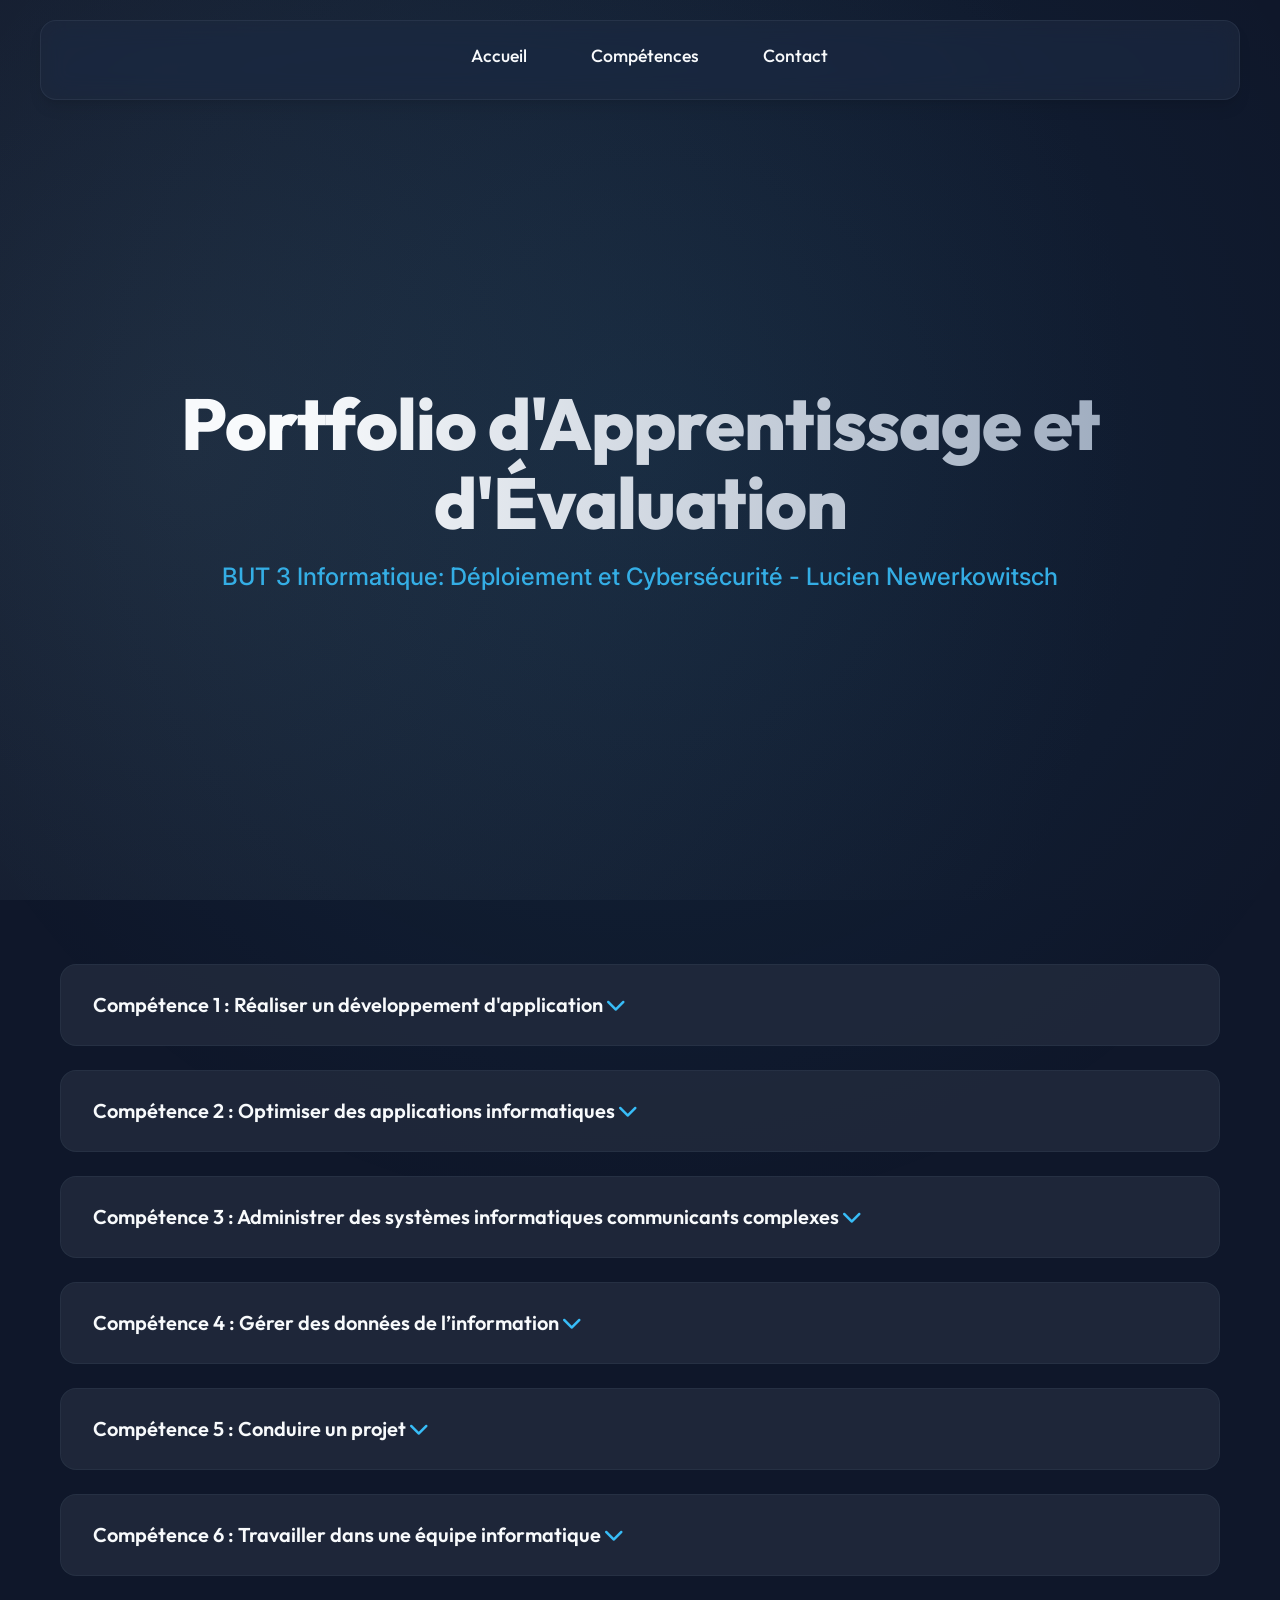
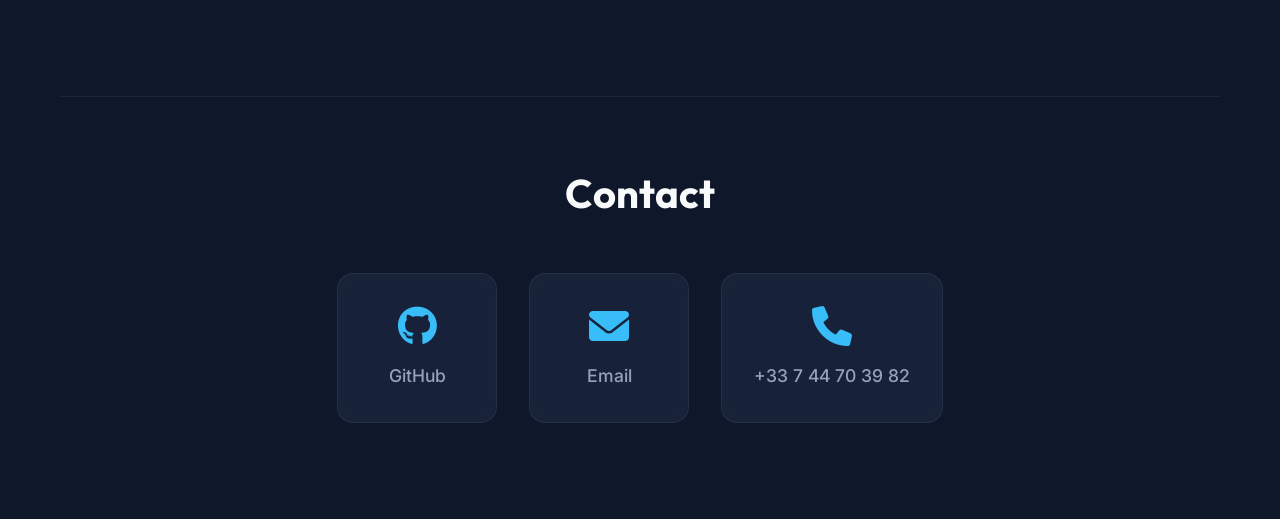
<file: index.html>
<!DOCTYPE html>
<html lang="fr">

<head>
    <meta charset="UTF-8">
    <meta name="viewport" content="width=device-width, initial-scale=1.0">
    <title>Portfolio - Lucien Newerkowitsch</title>
    <link rel="preconnect" href="https://fonts.googleapis.com">
    <link rel="preconnect" href="https://fonts.gstatic.com" crossorigin>
    <link
        href="https://fonts.googleapis.com/css2?family=Inter:wght@300;400;500;600&family=Outfit:wght@400;500;700;800&display=swap"
        rel="stylesheet">
    <link rel="stylesheet" href="styles/main.css">
    <link rel="stylesheet" href="https://cdnjs.cloudflare.com/ajax/libs/font-awesome/6.0.0-beta3/css/all.min.css">
</head>

<body>
    <div class="fixed-background"></div>
    <div class="app-container">
        <!-- Barre de navigation principale -->
        <nav class="main-nav">
            <ul>
                <li><a href="#accueil">Accueil</a></li>
                <li class="dropdown">
                    <a href="#competences">Compétences</a>
                    <ul class="dropdown-menu">
                        <li><a href="#competence1">C1 : Réaliser un développement d'application</a></li>
                        <li><a href="#competence2">C2 : Optimiser des applications</a></li>
                        <li><a href="#competence3">C3 : Administrer des systèmes</a></li>
                        <li><a href="#competence4">C4 : Gérer des données</a></li>
                        <li><a href="#competence5">C5 : Conduire un projet</a></li>
                        <li><a href="#competence6">C6 : Travailler en équipe</a></li>
                    </ul>
                </li>
                <li><a href="#contact">Contact</a></li>
            </ul>
        </nav>

        <!-- Section Accueil -->
        <section id="accueil" class="hero">
            <h1>Portfolio d'Apprentissage et d'Évaluation</h1>
            <h2>BUT 3 Informatique: Déploiement et Cybersécurité - Lucien Newerkowitsch</h2>
        </section>

        <div class="competences-container">
            <!-- Compétence 1 -->
            <section id="competence1" class="competence-accordeon">
                <div class="competence-header" onclick="toggleCompetence('competence1')">
                    <h2>Compétence 1 : Réaliser un développement d'application <i class="fas fa-chevron-down arrow"></i>
                    </h2>
                </div>
                <div class="competence-content">
                    <div class="niveau-gradient">
                        <div class="gradient-scale">
                            <span>0</span><span>Non Acquis</span><span>3</span><span>En
                                Cours</span><span>6</span><span>Acquis</span><span>10</span>
                        </div>
                        <div class="gradient-bar">
                            <div class="gradient-marker" style="left: 30%;">S1</div>
                            <div class="gradient-marker" style="left: 65%;">S2</div>
                            <div class="gradient-marker" style="left: 70%;">S3</div>
                            <div class="gradient-marker" style="left: 75%;">S4</div>
                            <div class="gradient-marker" style="left: 80%;">S5</div>
                        </div>
                    </div>
                    <div class="analyse">
                        <h3>Analyse :</h3>
                        <ul>
                            <li>Ce qui m’a plu dans cette compétence, c’est de pourvoir apprendre de nouveaux
                                langages de programmation mais aussi d’apprendre comment les mettre en actions
                                dans des projets de situation d’apprentissage et d’évaluation (SAE), pour pouvoir
                                mieux les comprendre et les mettre en place. Ce qui m’a plu aussi c’est au semestre
                                5 ou on a eu vraiment des cours très intéressant.
                            </li>
                            <li>Cependant, ce qui m’a déplus dans cette compétence c’est pendant le projet du
                                premier semestre car je me suis retrouvé dans un groupe où une personne ne
                                travaillait pas beaucoup donc ça m’a un peu déçu de la compétence au début mais
                                par la suite ça a été mieux. Et aussi au semestre 5 la SAE n’a pas été beaucoup garni
                                en termes de travail demandé. </li>
                            <li>La difficulté c’est d’être régulier dans l’apprentissage de la compétence afin de ne pas
                                prendre du retard.</li>
                        </ul>
                    </div>
                    <div class="traces">
                        <h3>Traces :</h3>
                        <ul>
                            <li><a href="assets/documents/Rapport SAE Puissance 4.pdf" target="_blank">SAE 1.01
                                    (Puissance
                                    4)</a>
                            </li>
                            <li><a href="https://github.com/Cypou360/sae201_202" target="_blank">SAE 2.01 (GitHub)</a>
                            </li>
                            <li><a href="https://github.com/scorpenemods/SAE-BUT2-S4/tree/S3-FIN" target="_blank">SAE
                                    3.01
                                    (GitHub)</a></li>
                            <li><a href="https://github.com/scorpenemods/SAE-BUT2-S4" target="_blank">SAE 4.01
                                    (GitHub)</a></li>
                            <li><a href="https://github.com/Valerchk/HoneyPot" target="_blank">SAE 5.01
                                    (GitHub)</a></li>
                        </ul>
                    </div>
                    <div class="preuves">
                        <h3>Preuves :</h3>
                        <div class="captures">
                            <img src="assets/images/Competence_1/S1.png" alt="Capture Compétence 1">
                            <img src="assets/images/Competence_1/S2.png" alt="Capture Compétence 1">
                            <img src="assets/images/Competence_1/S3.png" alt="Capture Compétence 1">
                            <img src="assets/images/Competence_1/S4.png" alt="Capture Compétence 1">
                            <img src="assets/images/Competence_1/S5.png" alt="Capture Compétence 1">
                        </div>
                    </div>
                </div>
            </section>

            <!-- Compétence 2 -->
            <section id="competence2" class="competence-accordeon">
                <div class="competence-header" onclick="toggleCompetence('competence2')">
                    <h2>Compétence 2 : Optimiser des applications informatiques <i
                            class="fas fa-chevron-down arrow"></i>
                    </h2>
                </div>
                <div class="competence-content">
                    <div class="niveau-gradient">
                        <div class="gradient-scale">
                            <span>0</span><span>Non Acquis</span><span>3</span><span>En
                                Cours</span><span>6</span><span>Acquis</span><span>10</span>
                        </div>
                        <div class="gradient-bar">
                            <div class="gradient-marker" style="left: 35%;">S1</div>
                            <div class="gradient-marker" style="left: 65%;">S2</div>
                            <div class="gradient-marker" style="left: 70%;">S3</div>
                            <div class="gradient-marker" style="left: 75%;">S4</div>
                        </div>
                    </div>
                    <div class="analyse">
                        <h3>Analyse :</h3>
                        <ul>
                            <li>Dans cette compétence ce qui m’a plu c’est de pouvoir faire le lien avec la première
                                compétence,
                                mais aussi de pourvoir optimiser et rendre meilleure le code qu’on code afin de le
                                rendre plus optimal,
                                grâce aussi aux mathématiques.
                            </li>
                            <li>Ce qui m’a déplu d’avoir pour cette compétence deux ressources de mathématiques dans la
                                même compétence, car il faut de la rigueur et du temps afin d’assimiler les
                                mathématiques.</li>
                            <li>Les difficultés rencontraient dans cette compétence ont été les mathématiques au début
                                de la ressource mais par la suite ça c’est un peu améliorer.</li>
                        </ul>
                    </div>
                    <div class="traces">
                        <h3>Traces :</h3>
                        <ul>
                            <li><a href="assets/documents/Rapport SAE1.02.pdf" target="_blank">SAE 1.02 (Rapport
                                    PDF)</a>
                            </li>
                            <li><a href="https://github.com/Cypou360/sae201_202" target="_blank">SAE 2.01 (GitHub)</a>
                            </li>
                            <li><a href="https://github.com/scorpenemods/SAE-BUT2-S4/tree/S3-FIN" target="_blank">SAE
                                    3.01
                                    (GitHub)</a></li>
                            <li><a href="https://github.com/scorpenemods/SAE-BUT2-S4" target="_blank">SAE 4.01
                                    (GitHub)</a></li>
                        </ul>
                    </div>
                    <div class="preuves">
                        <h3>Preuves :</h3>
                        <div class="captures">
                            <img src="assets/images/Competence_2/S1.png" alt="Capture Compétence 2">
                            <img src="assets/images/Competence_2/S2.png" alt="Capture Compétence 2">
                            <img src="assets/images/Competence_2/S3.png" alt="Capture Compétence 2">
                            <img src="assets/images/Competence_2/S4.png" alt="Capture Compétence 2">
                        </div>
                    </div>
                </div>
            </section>

            <!-- Compétence 3 -->
            <section id="competence3" class="competence-accordeon">
                <div class="competence-header" onclick="toggleCompetence('competence3')">
                    <h2>Compétence 3 : Administrer des systèmes informatiques communicants complexes <i
                            class="fas fa-chevron-down arrow"></i>
                    </h2>
                </div>
                <div class="competence-content">
                    <div class="niveau-gradient">
                        <div class="gradient-scale">
                            <span>0</span><span>Non Acquis</span><span>3</span><span>En
                                Cours</span><span>6</span><span>Acquis</span><span>10</span>
                        </div>
                        <div class="gradient-bar">
                            <div class="gradient-marker" style="left: 40%;">S1</div>
                            <div class="gradient-marker" style="left: 70%;">S2</div>
                            <div class="gradient-marker" style="left: 80%;">S3</div>
                            <div class="gradient-marker" style="left: 83%;">S4</div>
                            <div class="gradient-marker" style="left: 85%;">S5</div>
                        </div>
                    </div>
                    <div class="analyse">
                        <h3>Analyse :</h3>
                        <ul>
                            <li>Ce qui m’a plu dans cette compétence, c’est le fait que voir comment sont connecter
                                les appareils en réseau, et aussi de d’apprendre un nouveau langage de programmation,
                                qui aussi intéressant que ceux appris jusque-là. J’aime cette compétence car c’est celle
                                qui est la plus intéressante jusque-là.
                            </li>
                            <li>Ce qui m’a déplu dans cette compétence c’est au premier semestre c’est de me retrouver
                                dans un groupe de SAE avec un personne qui n’a pas travailler et une personne qui a un
                                peu travaillé. </li>
                            <li>Ce qui m’a mis en difficulté dans cette compétence, c’était lors du contrôle de la
                                ressource R1.04 car selon moi s’est plus compliqué de faire les devoirs surveillés sur
                                feuille que sur ordinateur. </li>
                        </ul>
                    </div>
                    <div class="traces">
                        <h3>Traces :</h3>
                        <ul>
                            <li><a href="assets/documents/Compte-rendu-SAE-S1.03.pdf" target="_blank">SAE 1.03 (Compte
                                    rendu PDF)</a>
                            </li>
                            <li><a href="https://github.com/Cypou360/sae201_202" target="_blank">SAE 2.01 (GitHub)</a>
                            </li>
                            <li><a href="https://github.com/scorpenemods/SAE-BUT2-S4/tree/S3-FIN" target="_blank">SAE
                                    3.01
                                    (GitHub)</a></li>
                            <li><a href="https://github.com/scorpenemods/SAE-BUT2-S4" target="_blank">SAE 4.01
                                    (GitHub)</a></li>
                            <li><a href="https://github.com/Valerchk/HoneyPot" target="_blank">SAE 5.01
                                    (GitHub)</a></li>
                        </ul>
                    </div>
                    <div class="preuves">
                        <h3>Preuves :</h3>
                        <div class="captures">
                            <img src="assets/images/Competence_3/S1.png" alt="Capture Compétence 3">
                            <img src="assets/images/Competence_3/S2.png" alt="Capture Compétence 3">
                            <img src="assets/images/Competence_3/S3.png" alt="Capture Compétence 3">
                            <img src="assets/images/Competence_3/S4.png" alt="Capture Compétence 3">
                            <img src="assets/images/Competence_3/S5.png" alt="Capture Compétence 3">
                        </div>
                    </div>
                </div>
            </section>

            <!-- Compétence 4 -->
            <section id="competence4" class="competence-accordeon">
                <div class="competence-header" onclick="toggleCompetence('competence4')">
                    <h2>Compétence 4 : Gérer des données de l’information <i class="fas fa-chevron-down arrow"></i>
                    </h2>
                </div>
                <div class="competence-content">
                    <div class="niveau-gradient">
                        <div class="gradient-scale">
                            <span>0</span><span>Non Acquis</span><span>3</span><span>En
                                Cours</span><span>6</span><span>Acquis</span><span>10</span>
                        </div>
                        <div class="gradient-bar">
                            <div class="gradient-marker" style="left: 53%;">S1</div>
                            <div class="gradient-marker" style="left: 65%;">S2</div>
                            <div class="gradient-marker" style="left: 70%;">S3</div>
                            <div class="gradient-marker" style="left: 75%;">S4</div>
                        </div>
                    </div>
                    <div class="analyse">
                        <h3>Analyse :</h3>
                        <ul>
                            <li>Pour cette compétence, ce qui m’a plu ça a été le fait de découvrir un nouveau langage
                                de programmation en manipulant des données et de découvrir l’économie grâce au module
                                R1.09, car ceci est très intéressant en cours mais parce que ça peut nous être utile
                                pour la vie de tous les jours.
                            </li>
                            <li>Ce qui m’a déplu ça été la SAE 2.04, car dans le fait qu’elle soit en continuité avec
                                la SAE 2.05, cette SAE selon moi a été la plus dur de toute les SAE qu’on a eu depuis le
                                début de l’année. </li>
                            <li>La difficulté que j’ai eue pour cette compétence a été au deuxième semestre pour le
                                SAE 2.04 car j’ai eu du mal à mettre en pratique les connaissances apprises lors des
                                ressources R1.05 et R2.06. </li>
                        </ul>
                    </div>
                    <div class="traces">
                        <h3>Traces :</h3>
                        <ul>
                            <li><a href="assets/documents/Rapport SAE104.pdf" target="_blank">SAE 1.04 (Rapport PDF)</a>
                            </li>
                            <li><a href="https://github.com/Cypou360/sae201_202" target="_blank">SAE 2.01 (GitHub)</a>
                            </li>
                            <li><a href="https://github.com/scorpenemods/SAE-BUT2-S4/tree/S3-FIN" target="_blank">SAE
                                    3.01
                                    (GitHub)</a></li>
                            <li><a href="https://github.com/scorpenemods/SAE-BUT2-S4" target="_blank">SAE 4.01
                                    (GitHub)</a></li>
                        </ul>
                    </div>
                    <div class="preuves">
                        <h3>Preuves :</h3>
                        <div class="captures">
                            <img src="assets/images/Competence_4/S1.png" alt="Capture Compétence 4">
                            <img src="assets/images/Competence_4/S2.png" alt="Capture Compétence 4">
                            <img src="assets/images/Competence_4/S3.png" alt="Capture Compétence 4">
                            <img src="assets/images/Competence_4/S4.png" alt="Capture Compétence 4">
                        </div>
                    </div>
                </div>
            </section>

            <!-- Compétence 5 -->
            <section id="competence5" class="competence-accordeon">
                <div class="competence-header" onclick="toggleCompetence('competence5')">
                    <h2>Compétence 5 : Conduire un projet <i class="fas fa-chevron-down arrow"></i>
                    </h2>
                </div>
                <div class="competence-content">
                    <div class="niveau-gradient">
                        <div class="gradient-scale">
                            <span>0</span><span>Non Acquis</span><span>3</span><span>En
                                Cours</span><span>6</span><span>Acquis</span><span>10</span>
                        </div>
                        <div class="gradient-bar">
                            <div class="gradient-marker" style="left: 50%;">S1</div>
                            <div class="gradient-marker" style="left: 70%;">S2</div>
                            <div class="gradient-marker" style="left: 75%;">S3</div>
                            <div class="gradient-marker" style="left: 85%;">S4</div>
                        </div>
                    </div>
                    <div class="analyse">
                        <h3>Analyse :</h3>
                        <ul>
                            <li>Ce qui m’a plu dans cette compétence, c’est d’apprendre du nouveau vocabulaire et de
                                nouvelles connaissance grâce aux ressources R1.08, R1.11, R2.13, ce qui m’a appris de ce
                                qu’on peut faire, avoir le droit ou encore comment bien communiquer dans une entreprise.
                            </li>
                            <li>Ce qui m’a déplu dans cette compétence c’est au premier semestre c’est de me retrouver
                                dans un groupe de SAE avec un personne qui n’a pas travailler et une personne qui a un
                                peu travaillé. </li>
                            <li>Ce qui m’a mis en difficulté dans cette compétence, c’était lors du contrôle de la
                                ressource R1.04 car selon moi s’est plus compliqué de faire les devoirs surveillés sur
                                feuille que sur ordinateur. </li>
                        </ul>
                    </div>
                    <div class="traces">
                        <h3>Traces :</h3>
                        <ul>
                            <li><a href="assets/documents/Proposition d'offre .pdf" target="_blank">SAE 1.05 (Compte
                                    rendu PDF)</a>
                            </li>
                            <li><a href="https://github.com/Cypou360/sae201_202" target="_blank">SAE 2.01 (GitHub)</a>
                            </li>
                            <li><a href="https://github.com/scorpenemods/SAE-BUT2-S4/tree/S3-FIN" target="_blank">SAE
                                    3.01
                                    (GitHub)</a></li>
                            <li><a href="https://github.com/scorpenemods/SAE-BUT2-S4" target="_blank">SAE 4.01
                                    (GitHub)</a></li>
                        </ul>
                    </div>
                    <div class="preuves">
                        <h3>Preuves :</h3>
                        <div class="captures">
                            <img src="assets/images/Competence_3/S1.png" alt="Capture Compétence 3">
                            <img src="assets/images/Competence_3/S2.png" alt="Capture Compétence 3">
                            <img src="assets/images/Competence_3/S3.png" alt="Capture Compétence 3">
                            <img src="assets/images/Competence_3/S4.png" alt="Capture Compétence 3">
                        </div>
                    </div>
                </div>
            </section>

            <!-- Compétence 6 -->
            <section id="competence6" class="competence-accordeon">
                <div class="competence-header" onclick="toggleCompetence('competence6')">
                    <h2>Compétence 6 : Travailler dans une équipe informatique <i class="fas fa-chevron-down arrow"></i>
                    </h2>
                </div>
                <div class="competence-content">
                    <div class="niveau-gradient">
                        <div class="gradient-scale">
                            <span>0</span><span>Non Acquis</span><span>3</span><span>En
                                Cours</span><span>6</span><span>Acquis</span><span>10</span>
                        </div>
                        <div class="gradient-bar">
                            <div class="gradient-marker" style="left: 55%;">S1</div>
                            <div class="gradient-marker" style="left: 80%;">S2</div>
                            <div class="gradient-marker" style="left: 85%;">S3</div>
                            <div class="gradient-marker" style="left: 90%;">S4</div>
                            <div class="gradient-marker" style="left: 93%;">S5</div>
                        </div>
                    </div>
                    <div class="analyse">
                        <h3>Analyse :</h3>
                        <ul>
                            <li>Ce qui m’a plu dans cette compétence ça été le fait d’en apprendre plus sur le monde
                                économique et juridique car je ne connaissais pas beaucoup de vocabulaire ou de
                                possession de connaissance à ce sujet mais maintenant je sais ce qu’il y a à avoir pour
                                se protéger et savoir se défendre dans le monde professionnel.
                            </li>
                            <li>Dans cette compétence, ce qui m’a un peu déplu c’est qu’il n’y avait pas trop de
                                rapport avec l’informatique. </li>
                            <li>La difficulté rencontrée dans cette compétence a été d’être dans un groupe de SAE, où
                                il y avait une personne qui fessait trop son chef.</li>
                        </ul>
                    </div>
                    <div class="traces">
                        <h3>Traces :</h3>
                        <ul>
                            <li><a href="" target="_blank">SAE 1.06 (Compte
                                    rendu PDF)</a>
                            </li>
                            <li><a href="https://github.com/Cypou360/sae201_202" target="_blank">SAE 2.01 (GitHub)</a>
                            </li>
                            <li><a href="https://github.com/scorpenemods/SAE-BUT2-S4/tree/S3-FIN" target="_blank">SAE
                                    3.01
                                    (GitHub)</a></li>
                            <li><a href="https://github.com/scorpenemods/SAE-BUT2-S4" target="_blank">SAE 4.01
                                    (GitHub)</a></li>
                            <li><a href="https://github.com/Valerchk/HoneyPot" target="_blank">SAE 5.01
                                    (GitHub)</a></li>
                        </ul>
                    </div>
                    <div class="preuves">
                        <h3>Preuves :</h3>
                        <div class="captures">
                            <img src="assets/images/Competence_6/S1.png" alt="Capture Compétence 6">
                            <img src="assets/images/Competence_6/S2.png" alt="Capture Compétence 6">
                            <img src="assets/images/Competence_6/S3.png" alt="Capture Compétence 6">
                            <img src="assets/images/Competence_6/S4.png" alt="Capture Compétence 6">
                            <img src="assets/images/Competence_6/S5.png" alt="Capture Compétence 6">
                        </div>
                    </div>
                </div>
            </section>

        </div>

        <!-- Section Contact -->
        <section id="contact" class="contact-section">
            <h2>Contact</h2>
            <div class="contact-grid">
                <a href="https://github.com/Lucknite0710" target="_blank" class="contact-card">
                    <i class="fab fa-github"></i>
                    <span>GitHub</span>
                </a>
                <a href="mailto:lulunewerkowitsch@gmail.com" class="contact-card">
                    <i class="fas fa-envelope"></i>
                    <span>Email</span>
                </a>
                <a href="tel:+33744703982" class="contact-card">
                    <i class="fas fa-phone"></i>
                    <span>+33 7 44 70 39 82</span>
                </a>
            </div>
        </section>

    </div>
    <script src="scripts/main.js"></script>
</body>

</html>
</file>
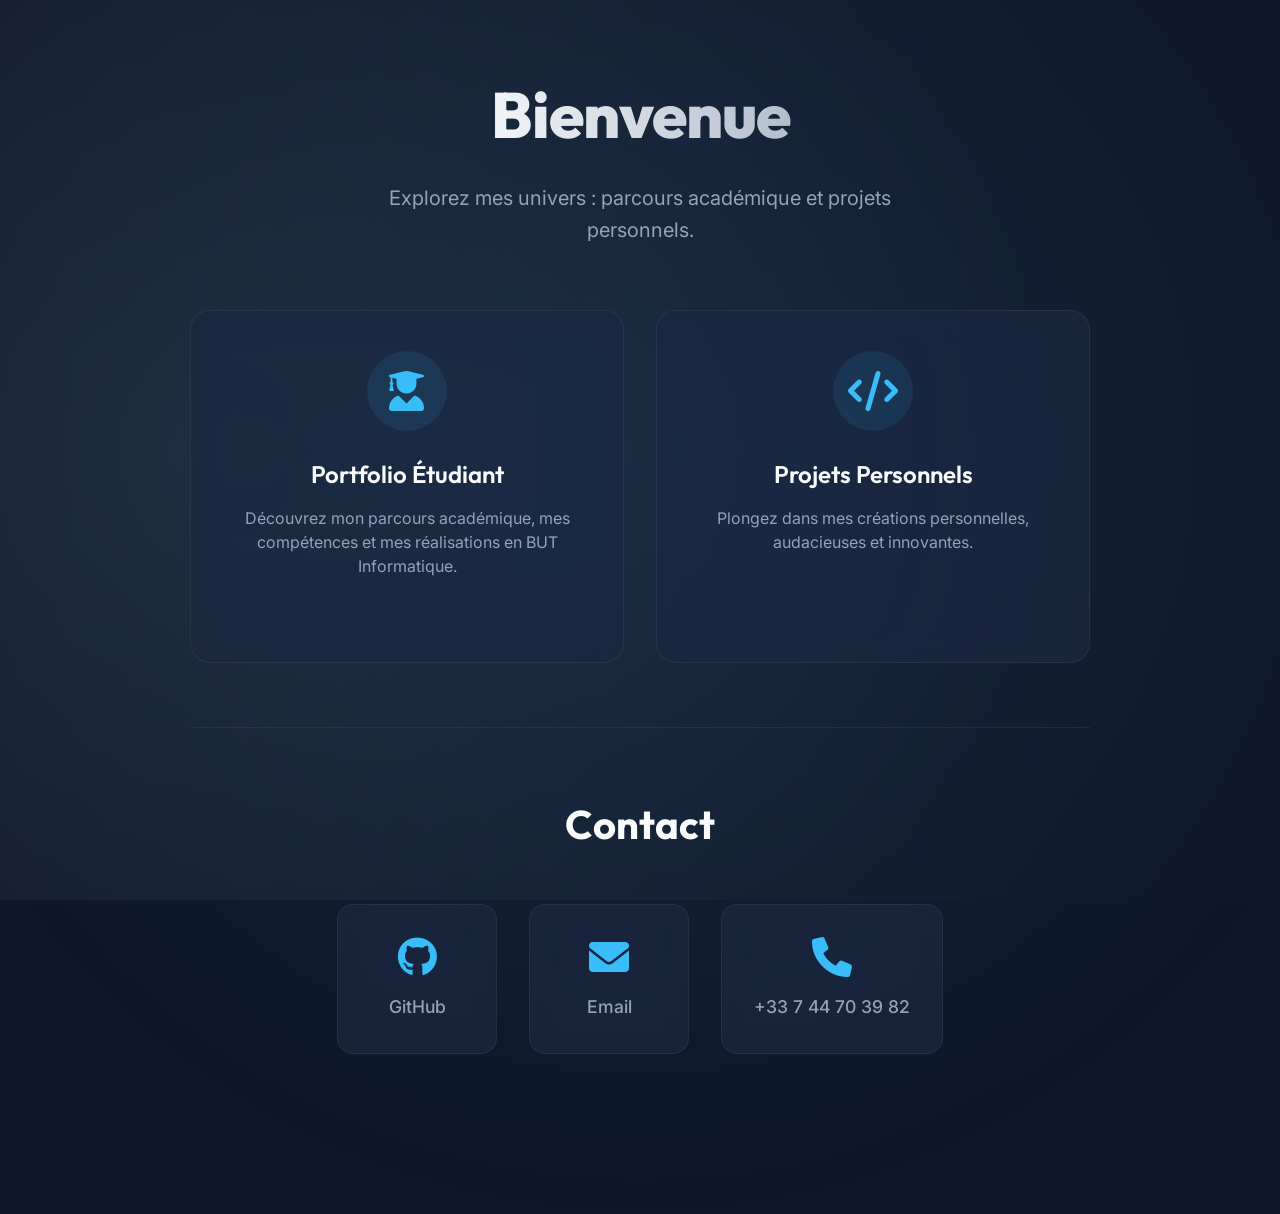
<file: Acceuil/index.html>
<!DOCTYPE html>
<html lang="fr">

<head>
    <meta charset="UTF-8">
    <meta name="viewport" content="width=device-width, initial-scale=1.0">
    <title>Lucien Newerkowitsch - Accueil</title>

    <!-- Fonts -->
    <link rel="preconnect" href="https://fonts.googleapis.com">
    <link rel="preconnect" href="https://fonts.gstatic.com" crossorigin>
    <link
        href="https://fonts.googleapis.com/css2?family=Inter:wght@300;400;500;600&family=Outfit:wght@500;600;700;800&display=swap"
        rel="stylesheet">

    <!-- Icons -->
    <link rel="stylesheet" href="https://cdnjs.cloudflare.com/ajax/libs/font-awesome/6.0.0-beta3/css/all.min.css">

    <!-- CSS -->
    <link rel="stylesheet" href="style.css">
</head>

<body>
    <div class="fixed-background"></div>

    <div class="container">
        <header class="header">
            <h1>Bienvenue</h1>
            <p>Explorez mes univers : parcours académique et projets personnels.</p>
        </header>

        <div class="card-grid">
            <!-- Portfolio Étudiant -->
            <a href="../Etudiant/index.html" class="card">
                <div class="card-icon">
                    <i class="fas fa-user-graduate"></i>
                </div>
                <h2>Portfolio Étudiant</h2>
                <p>Découvrez mon parcours académique, mes compétences et mes réalisations en BUT Informatique.</p>
                <i class="fas fa-arrow-right card-arrow"></i>
            </a>

            <!-- Projets Personnels -->
            <a href="#" class="card" onclick="alert('Bientôt disponible !')">
                <div class="card-icon">
                    <i class="fas fa-code"></i>
                </div>
                <h2>Projets Personnels</h2>
                <p>Plongez dans mes créations personnelles, audacieuses et innovantes.</p>
                <i class="fas fa-arrow-right card-arrow"></i>
            </a>
        </div>

        <!-- Section Contact -->
        <section id="contact" class="contact-section">
            <h2>Contact</h2>
            <div class="contact-grid">
                <a href="https://github.com/Lucknite0710" target="_blank" rel="noopener noreferrer" class="contact-card">
                    <i class="fab fa-github"></i>
                    <span>GitHub</span>
                </a>
                <a href="mailto:lulunewerkowitsch@gmail.com" class="contact-card">
                    <i class="fas fa-envelope"></i>
                    <span>Email</span>
                </a>
                <a href="tel:+33744703982" class="contact-card">
                    <i class="fas fa-phone"></i>
                    <span>+33 7 44 70 39 82</span>
                </a>
            </div>
        </section>
    </div>
</body>

</html>
</file>
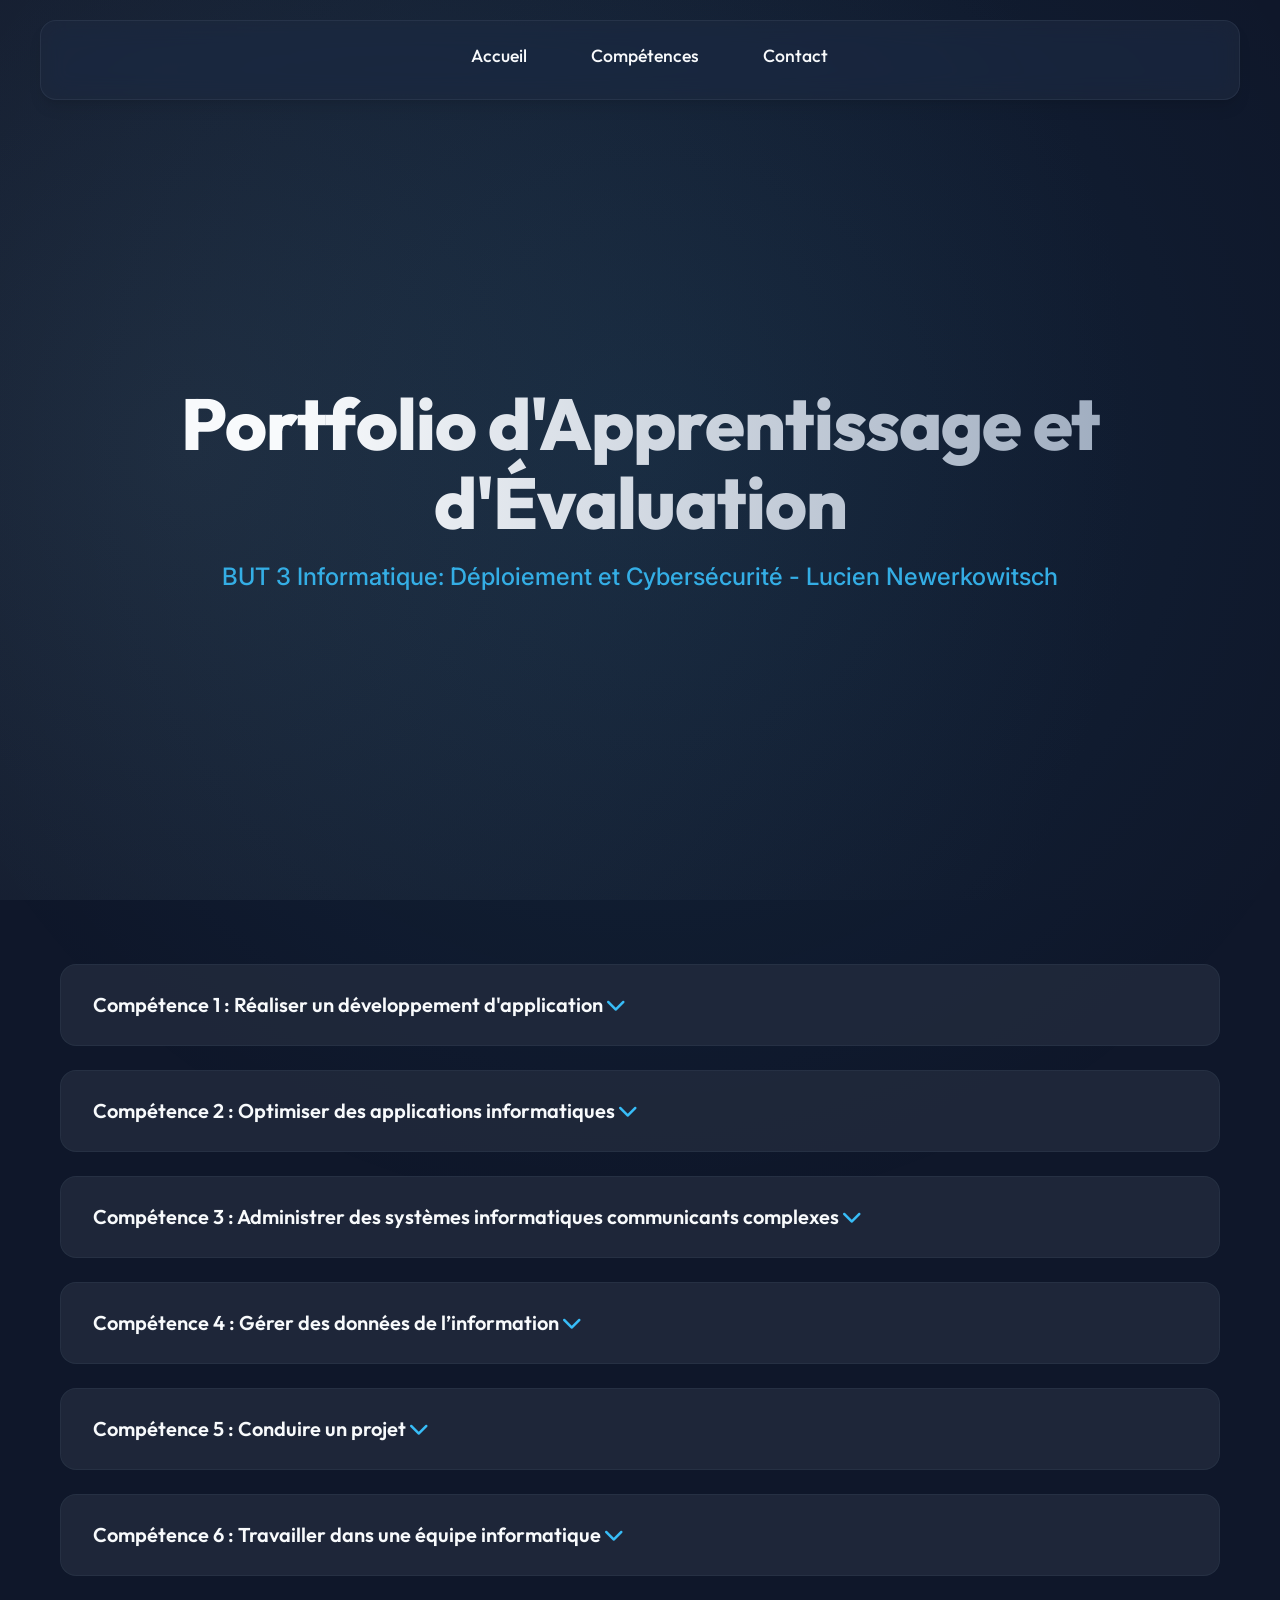
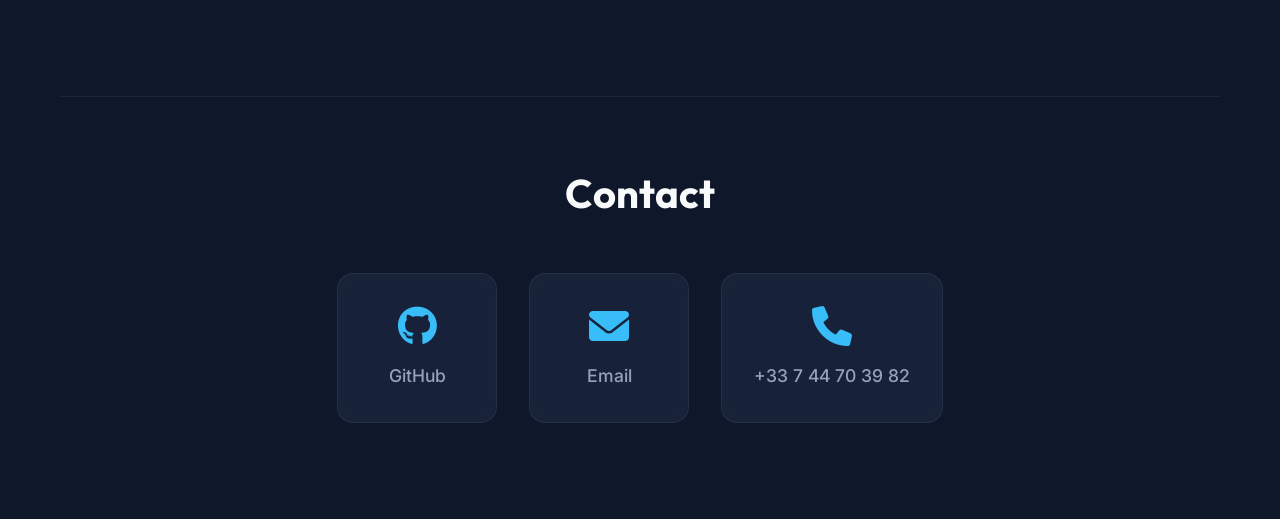
<file: Etudiant/index.html>
<!DOCTYPE html>
<html lang="fr">

<head>
    <meta charset="UTF-8">
    <meta name="viewport" content="width=device-width, initial-scale=1.0">
    <title>Portfolio - Lucien Newerkowitsch</title>
    <link rel="preconnect" href="https://fonts.googleapis.com">
    <link rel="preconnect" href="https://fonts.gstatic.com" crossorigin>
    <link
        href="https://fonts.googleapis.com/css2?family=Inter:wght@300;400;500;600&family=Outfit:wght@400;500;700;800&display=swap"
        rel="stylesheet">
    <link rel="stylesheet" href="styles/main.css">
    <link rel="stylesheet" href="https://cdnjs.cloudflare.com/ajax/libs/font-awesome/6.0.0-beta3/css/all.min.css">
</head>

<body>
    <div class="fixed-background"></div>
    <div class="app-container">
        <!-- Barre de navigation principale -->
        <nav class="main-nav">
            <ul>
                <li><a href="../Acceuil/index.html">Accueil</a></li>
                <li class="dropdown">
                    <a href="#competences">Compétences</a>
                    <ul class="dropdown-menu">
                        <li><a href="#competence1">C1 : Réaliser un développement d'application</a></li>
                        <li><a href="#competence2">C2 : Optimiser des applications</a></li>
                        <li><a href="#competence3">C3 : Administrer des systèmes</a></li>
                        <li><a href="#competence4">C4 : Gérer des données</a></li>
                        <li><a href="#competence5">C5 : Conduire un projet</a></li>
                        <li><a href="#competence6">C6 : Travailler en équipe</a></li>
                    </ul>
                </li>
                <li><a href="#contact">Contact</a></li>
            </ul>
        </nav>

        <!-- Section Accueil -->
        <section id="accueil" class="hero">
            <h1>Portfolio d'Apprentissage et d'Évaluation</h1>
            <h2>BUT 3 Informatique: Déploiement et Cybersécurité - Lucien Newerkowitsch</h2>
        </section>

        <div class="competences-container">
            <!-- Compétence 1 -->
            <section id="competence1" class="competence-accordeon">
                <div class="competence-header" onclick="toggleCompetence('competence1')">
                    <h2>Compétence 1 : Réaliser un développement d'application <i class="fas fa-chevron-down arrow"></i>
                    </h2>
                </div>
                <div class="competence-content">
                    <div class="niveau-gradient">
                        <div class="gradient-scale">
                            <span>0</span><span>Non Acquis</span><span>3</span><span>En
                                Cours</span><span>6</span><span>Acquis</span><span>10</span>
                        </div>
                        <div class="gradient-bar">
                            <div class="gradient-marker" style="left: 30%;">S1</div>
                            <div class="gradient-marker" style="left: 65%;">S2</div>
                            <div class="gradient-marker" style="left: 70%;">S3</div>
                            <div class="gradient-marker" style="left: 75%;">S4</div>
                            <div class="gradient-marker" style="left: 80%;">S5</div>
                        </div>
                    </div>
                    <div class="analyse">
                        <h3>Analyse :</h3>
                        <ul>
                            <li>Ce qui m’a plu dans cette compétence, c’est de pourvoir apprendre de nouveaux
                                langages de programmation mais aussi d’apprendre comment les mettre en actions
                                dans des projets de situation d’apprentissage et d’évaluation (SAE), pour pouvoir
                                mieux les comprendre et les mettre en place. Ce qui m’a plu aussi c’est au semestre
                                5 ou on a eu vraiment des cours très intéressant.
                            </li>
                            <li>Cependant, ce qui m’a déplus dans cette compétence c’est pendant le projet du
                                premier semestre car je me suis retrouvé dans un groupe où une personne ne
                                travaillait pas beaucoup donc ça m’a un peu déçu de la compétence au début mais
                                par la suite ça a été mieux. Et aussi au semestre 5 la SAE n’a pas été beaucoup garni
                                en termes de travail demandé. </li>
                            <li>La difficulté c’est d’être régulier dans l’apprentissage de la compétence afin de ne pas
                                prendre du retard.</li>
                        </ul>
                    </div>
                    <div class="traces">
                        <h3>Traces :</h3>
                        <ul>
                            <li><a href="assets/documents/Rapport SAE Puissance 4.pdf" target="_blank"
                                    rel="noopener noreferrer">SAE 1.01
                                    (Puissance
                                    4)</a>
                            </li>
                            <li><a href="https://github.com/Cypou360/sae201_202" target="_blank"
                                    rel="noopener noreferrer">SAE 2.01 (GitHub)</a>
                            </li>
                            <li><a href="https://github.com/scorpenemods/SAE-BUT2-S4/tree/S3-FIN" target="_blank"
                                    rel="noopener noreferrer">SAE
                                    3.01
                                    (GitHub)</a></li>
                            <li><a href="https://github.com/scorpenemods/SAE-BUT2-S4" target="_blank"
                                    rel="noopener noreferrer">SAE 4.01
                                    (GitHub)</a></li>
                            <li><a href="https://github.com/Valerchk/HoneyPot" target="_blank"
                                    rel="noopener noreferrer">SAE 5.01
                                    (GitHub)</a></li>
                        </ul>
                    </div>
                    <div class="preuves">
                        <h3>Preuves :</h3>
                        <div class="captures">
                            <img src="assets/images/Competence_1/S1.png" alt="Capture Compétence 1">
                            <img src="assets/images/Competence_1/S2.png" alt="Capture Compétence 1">
                            <img src="assets/images/Competence_1/S3.png" alt="Capture Compétence 1">
                            <img src="assets/images/Competence_1/S4.png" alt="Capture Compétence 1">
                            <img src="assets/images/Competence_1/S5.png" alt="Capture Compétence 1">
                        </div>
                    </div>
                </div>
            </section>

            <!-- Compétence 2 -->
            <section id="competence2" class="competence-accordeon">
                <div class="competence-header" onclick="toggleCompetence('competence2')">
                    <h2>Compétence 2 : Optimiser des applications informatiques <i
                            class="fas fa-chevron-down arrow"></i>
                    </h2>
                </div>
                <div class="competence-content">
                    <div class="niveau-gradient">
                        <div class="gradient-scale">
                            <span>0</span><span>Non Acquis</span><span>3</span><span>En
                                Cours</span><span>6</span><span>Acquis</span><span>10</span>
                        </div>
                        <div class="gradient-bar">
                            <div class="gradient-marker" style="left: 35%;">S1</div>
                            <div class="gradient-marker" style="left: 65%;">S2</div>
                            <div class="gradient-marker" style="left: 70%;">S3</div>
                            <div class="gradient-marker" style="left: 75%;">S4</div>
                        </div>
                    </div>
                    <div class="analyse">
                        <h3>Analyse :</h3>
                        <ul>
                            <li>Dans cette compétence ce qui m’a plu c’est de pouvoir faire le lien avec la première
                                compétence,
                                mais aussi de pourvoir optimiser et rendre meilleure le code qu’on code afin de le
                                rendre plus optimal,
                                grâce aussi aux mathématiques.
                            </li>
                            <li>Ce qui m’a déplu d’avoir pour cette compétence deux ressources de mathématiques dans la
                                même compétence, car il faut de la rigueur et du temps afin d’assimiler les
                                mathématiques.</li>
                            <li>Les difficultés rencontraient dans cette compétence ont été les mathématiques au début
                                de la ressource mais par la suite ça c’est un peu améliorer.</li>
                        </ul>
                    </div>
                    <div class="traces">
                        <h3>Traces :</h3>
                        <ul>
                            <li><a href="assets/documents/Rapport SAE1.02.pdf" target="_blank"
                                    rel="noopener noreferrer">SAE 1.02 (Rapport
                                    PDF)</a>
                            </li>
                            <li><a href="https://github.com/Cypou360/sae201_202" target="_blank"
                                    rel="noopener noreferrer">SAE 2.01 (GitHub)</a>
                            </li>
                            <li><a href="https://github.com/scorpenemods/SAE-BUT2-S4/tree/S3-FIN" target="_blank"
                                    rel="noopener noreferrer">SAE
                                    3.01
                                    (GitHub)</a></li>
                            <li><a href="https://github.com/scorpenemods/SAE-BUT2-S4" target="_blank"
                                    rel="noopener noreferrer">SAE 4.01
                                    (GitHub)</a></li>
                        </ul>
                    </div>
                    <div class="preuves">
                        <h3>Preuves :</h3>
                        <div class="captures">
                            <img src="assets/images/Competence_2/S1.png" alt="Capture Compétence 2">
                            <img src="assets/images/Competence_2/S2.png" alt="Capture Compétence 2">
                            <img src="assets/images/Competence_2/S3.png" alt="Capture Compétence 2">
                            <img src="assets/images/Competence_2/S4.png" alt="Capture Compétence 2">
                        </div>
                    </div>
                </div>
            </section>

            <!-- Compétence 3 -->
            <section id="competence3" class="competence-accordeon">
                <div class="competence-header" onclick="toggleCompetence('competence3')">
                    <h2>Compétence 3 : Administrer des systèmes informatiques communicants complexes <i
                            class="fas fa-chevron-down arrow"></i>
                    </h2>
                </div>
                <div class="competence-content">
                    <div class="niveau-gradient">
                        <div class="gradient-scale">
                            <span>0</span><span>Non Acquis</span><span>3</span><span>En
                                Cours</span><span>6</span><span>Acquis</span><span>10</span>
                        </div>
                        <div class="gradient-bar">
                            <div class="gradient-marker" style="left: 40%;">S1</div>
                            <div class="gradient-marker" style="left: 70%;">S2</div>
                            <div class="gradient-marker" style="left: 80%;">S3</div>
                            <div class="gradient-marker" style="left: 83%;">S4</div>
                            <div class="gradient-marker" style="left: 85%;">S5</div>
                        </div>
                    </div>
                    <div class="analyse">
                        <h3>Analyse :</h3>
                        <ul>
                            <li>Ce qui m’a plu dans cette compétence, c’est le fait que voir comment sont connecter
                                les appareils en réseau, et aussi de d’apprendre un nouveau langage de programmation,
                                qui aussi intéressant que ceux appris jusque-là. J’aime cette compétence car c’est celle
                                qui est la plus intéressante jusque-là.
                            </li>
                            <li>Ce qui m’a déplu dans cette compétence c’est au premier semestre c’est de me retrouver
                                dans un groupe de SAE avec un personne qui n’a pas travailler et une personne qui a un
                                peu travaillé. </li>
                            <li>Ce qui m’a mis en difficulté dans cette compétence, c’était lors du contrôle de la
                                ressource R1.04 car selon moi s’est plus compliqué de faire les devoirs surveillés sur
                                feuille que sur ordinateur. </li>
                        </ul>
                    </div>
                    <div class="traces">
                        <h3>Traces :</h3>
                        <ul>
                            <li><a href="assets/documents/Compte-rendu-SAE-S1.03.pdf" target="_blank"
                                    rel="noopener noreferrer">SAE 1.03 (Compte
                                    rendu PDF)</a>
                            </li>
                            <li><a href="https://github.com/Cypou360/sae201_202" target="_blank"
                                    rel="noopener noreferrer">SAE 2.01 (GitHub)</a>
                            </li>
                            <li><a href="https://github.com/scorpenemods/SAE-BUT2-S4/tree/S3-FIN" target="_blank"
                                    rel="noopener noreferrer">SAE
                                    3.01
                                    (GitHub)</a></li>
                            <li><a href="https://github.com/scorpenemods/SAE-BUT2-S4" target="_blank"
                                    rel="noopener noreferrer">SAE 4.01
                                    (GitHub)</a></li>
                            <li><a href="https://github.com/Valerchk/HoneyPot" target="_blank"
                                    rel="noopener noreferrer">SAE 5.01
                                    (GitHub)</a></li>
                        </ul>
                    </div>
                    <div class="preuves">
                        <h3>Preuves :</h3>
                        <div class="captures">
                            <img src="assets/images/Competence_3/S1.png" alt="Capture Compétence 3">
                            <img src="assets/images/Competence_3/S2.png" alt="Capture Compétence 3">
                            <img src="assets/images/Competence_3/S3.png" alt="Capture Compétence 3">
                            <img src="assets/images/Competence_3/S4.png" alt="Capture Compétence 3">
                            <img src="assets/images/Competence_3/S5.png" alt="Capture Compétence 3">
                        </div>
                    </div>
                </div>
            </section>

            <!-- Compétence 4 -->
            <section id="competence4" class="competence-accordeon">
                <div class="competence-header" onclick="toggleCompetence('competence4')">
                    <h2>Compétence 4 : Gérer des données de l’information <i class="fas fa-chevron-down arrow"></i>
                    </h2>
                </div>
                <div class="competence-content">
                    <div class="niveau-gradient">
                        <div class="gradient-scale">
                            <span>0</span><span>Non Acquis</span><span>3</span><span>En
                                Cours</span><span>6</span><span>Acquis</span><span>10</span>
                        </div>
                        <div class="gradient-bar">
                            <div class="gradient-marker" style="left: 53%;">S1</div>
                            <div class="gradient-marker" style="left: 65%;">S2</div>
                            <div class="gradient-marker" style="left: 70%;">S3</div>
                            <div class="gradient-marker" style="left: 75%;">S4</div>
                        </div>
                    </div>
                    <div class="analyse">
                        <h3>Analyse :</h3>
                        <ul>
                            <li>Pour cette compétence, ce qui m’a plu ça a été le fait de découvrir un nouveau langage
                                de programmation en manipulant des données et de découvrir l’économie grâce au module
                                R1.09, car ceci est très intéressant en cours mais parce que ça peut nous être utile
                                pour la vie de tous les jours.
                            </li>
                            <li>Ce qui m’a déplu ça été la SAE 2.04, car dans le fait qu’elle soit en continuité avec
                                la SAE 2.05, cette SAE selon moi a été la plus dur de toute les SAE qu’on a eu depuis le
                                début de l’année. </li>
                            <li>La difficulté que j’ai eue pour cette compétence a été au deuxième semestre pour le
                                SAE 2.04 car j’ai eu du mal à mettre en pratique les connaissances apprises lors des
                                ressources R1.05 et R2.06. </li>
                        </ul>
                    </div>
                    <div class="traces">
                        <h3>Traces :</h3>
                        <ul>
                            <li><a href="assets/documents/Rapport SAE104.pdf" target="_blank"
                                    rel="noopener noreferrer">SAE 1.04 (Rapport PDF)</a>
                            </li>
                            <li><a href="https://github.com/Cypou360/sae201_202" target="_blank"
                                    rel="noopener noreferrer">SAE 2.01 (GitHub)</a>
                            </li>
                            <li><a href="https://github.com/scorpenemods/SAE-BUT2-S4/tree/S3-FIN" target="_blank"
                                    rel="noopener noreferrer">SAE
                                    3.01
                                    (GitHub)</a></li>
                            <li><a href="https://github.com/scorpenemods/SAE-BUT2-S4" target="_blank"
                                    rel="noopener noreferrer">SAE 4.01
                                    (GitHub)</a></li>
                        </ul>
                    </div>
                    <div class="preuves">
                        <h3>Preuves :</h3>
                        <div class="captures">
                            <img src="assets/images/Competence_4/S1.png" alt="Capture Compétence 4">
                            <img src="assets/images/Competence_4/S2.png" alt="Capture Compétence 4">
                            <img src="assets/images/Competence_4/S3.png" alt="Capture Compétence 4">
                            <img src="assets/images/Competence_4/S4.png" alt="Capture Compétence 4">
                        </div>
                    </div>
                </div>
            </section>

            <!-- Compétence 5 -->
            <section id="competence5" class="competence-accordeon">
                <div class="competence-header" onclick="toggleCompetence('competence5')">
                    <h2>Compétence 5 : Conduire un projet <i class="fas fa-chevron-down arrow"></i>
                    </h2>
                </div>
                <div class="competence-content">
                    <div class="niveau-gradient">
                        <div class="gradient-scale">
                            <span>0</span><span>Non Acquis</span><span>3</span><span>En
                                Cours</span><span>6</span><span>Acquis</span><span>10</span>
                        </div>
                        <div class="gradient-bar">
                            <div class="gradient-marker" style="left: 50%;">S1</div>
                            <div class="gradient-marker" style="left: 70%;">S2</div>
                            <div class="gradient-marker" style="left: 75%;">S3</div>
                            <div class="gradient-marker" style="left: 85%;">S4</div>
                        </div>
                    </div>
                    <div class="analyse">
                        <h3>Analyse :</h3>
                        <ul>
                            <li>Ce qui m’a plu dans cette compétence, c’est d’apprendre du nouveau vocabulaire et de
                                nouvelles connaissance grâce aux ressources R1.08, R1.11, R2.13, ce qui m’a appris de ce
                                qu’on peut faire, avoir le droit ou encore comment bien communiquer dans une entreprise.
                            </li>
                            <li>Ce qui m’a déplu dans cette compétence c’est au premier semestre c’est de me retrouver
                                dans un groupe de SAE avec un personne qui n’a pas travailler et une personne qui a un
                                peu travaillé. </li>
                            <li>Ce qui m’a mis en difficulté dans cette compétence, c’était lors du contrôle de la
                                ressource R1.04 car selon moi s’est plus compliqué de faire les devoirs surveillés sur
                                feuille que sur ordinateur. </li>
                        </ul>
                    </div>
                    <div class="traces">
                        <h3>Traces :</h3>
                        <ul>
                            <li><a href="assets/documents/Proposition d'offre .pdf" target="_blank"
                                    rel="noopener noreferrer">SAE 1.05 (Compte
                                    rendu PDF)</a>
                            </li>
                            <li><a href="https://github.com/Cypou360/sae201_202" target="_blank"
                                    rel="noopener noreferrer">SAE 2.01 (GitHub)</a>
                            </li>
                            <li><a href="https://github.com/scorpenemods/SAE-BUT2-S4/tree/S3-FIN" target="_blank"
                                    rel="noopener noreferrer">SAE
                                    3.01
                                    (GitHub)</a></li>
                            <li><a href="https://github.com/scorpenemods/SAE-BUT2-S4" target="_blank"
                                    rel="noopener noreferrer">SAE 4.01
                                    (GitHub)</a></li>
                        </ul>
                    </div>
                    <div class="preuves">
                        <h3>Preuves :</h3>
                        <div class="captures">
                            <img src="assets/images/Competence_3/S1.png" alt="Capture Compétence 3">
                            <img src="assets/images/Competence_3/S2.png" alt="Capture Compétence 3">
                            <img src="assets/images/Competence_3/S3.png" alt="Capture Compétence 3">
                            <img src="assets/images/Competence_3/S4.png" alt="Capture Compétence 3">
                        </div>
                    </div>
                </div>
            </section>

            <!-- Compétence 6 -->
            <section id="competence6" class="competence-accordeon">
                <div class="competence-header" onclick="toggleCompetence('competence6')">
                    <h2>Compétence 6 : Travailler dans une équipe informatique <i class="fas fa-chevron-down arrow"></i>
                    </h2>
                </div>
                <div class="competence-content">
                    <div class="niveau-gradient">
                        <div class="gradient-scale">
                            <span>0</span><span>Non Acquis</span><span>3</span><span>En
                                Cours</span><span>6</span><span>Acquis</span><span>10</span>
                        </div>
                        <div class="gradient-bar">
                            <div class="gradient-marker" style="left: 55%;">S1</div>
                            <div class="gradient-marker" style="left: 80%;">S2</div>
                            <div class="gradient-marker" style="left: 85%;">S3</div>
                            <div class="gradient-marker" style="left: 90%;">S4</div>
                            <div class="gradient-marker" style="left: 93%;">S5</div>
                        </div>
                    </div>
                    <div class="analyse">
                        <h3>Analyse :</h3>
                        <ul>
                            <li>Ce qui m’a plu dans cette compétence ça été le fait d’en apprendre plus sur le monde
                                économique et juridique car je ne connaissais pas beaucoup de vocabulaire ou de
                                possession de connaissance à ce sujet mais maintenant je sais ce qu’il y a à avoir pour
                                se protéger et savoir se défendre dans le monde professionnel.
                            </li>
                            <li>Dans cette compétence, ce qui m’a un peu déplu c’est qu’il n’y avait pas trop de
                                rapport avec l’informatique. </li>
                            <li>La difficulté rencontrée dans cette compétence a été d’être dans un groupe de SAE, où
                                il y avait une personne qui fessait trop son chef.</li>
                        </ul>
                    </div>
                    <div class="traces">
                        <h3>Traces :</h3>
                        <ul>
                            <li><a href="" target="_blank">SAE 1.06 (Compte
                                    rendu PDF)</a>
                            </li>
                            <li><a href="https://github.com/Cypou360/sae201_202" target="_blank"
                                    rel="noopener noreferrer">SAE 2.01 (GitHub)</a>
                            </li>
                            <li><a href="https://github.com/scorpenemods/SAE-BUT2-S4/tree/S3-FIN" target="_blank"
                                    rel="noopener noreferrer">SAE
                                    3.01
                                    (GitHub)</a></li>
                            <li><a href="https://github.com/scorpenemods/SAE-BUT2-S4" target="_blank"
                                    rel="noopener noreferrer">SAE 4.01
                                    (GitHub)</a></li>
                            <li><a href="https://github.com/Valerchk/HoneyPot" target="_blank"
                                    rel="noopener noreferrer">SAE 5.01
                                    (GitHub)</a></li>
                        </ul>
                    </div>
                    <div class="preuves">
                        <h3>Preuves :</h3>
                        <div class="captures">
                            <img src="assets/images/Competence_6/S1.png" alt="Capture Compétence 6">
                            <img src="assets/images/Competence_6/S2.png" alt="Capture Compétence 6">
                            <img src="assets/images/Competence_6/S3.png" alt="Capture Compétence 6">
                            <img src="assets/images/Competence_6/S4.png" alt="Capture Compétence 6">
                            <img src="assets/images/Competence_6/S5.png" alt="Capture Compétence 6">
                        </div>
                    </div>
                </div>
            </section>

        </div>

        <!-- Section Contact -->
        <section id="contact" class="contact-section">
            <h2>Contact</h2>
            <div class="contact-grid">
                <a href="https://github.com/Lucknite0710" target="_blank" rel="noopener noreferrer"
                    class="contact-card">
                    <i class="fab fa-github"></i>
                    <span>GitHub</span>
                </a>
                <a href="mailto:lulunewerkowitsch@gmail.com" target="_blank" rel="noopener noreferrer"
                    class="contact-card">
                    <i class="fas fa-envelope"></i>
                    <span>Email</span>
                </a>
                <a href="tel:+33744703982" class="contact-card">
                    <i class="fas fa-phone"></i>
                    <span>+33 7 44 70 39 82</span>
                </a>
            </div>
        </section>

    </div>
    <script src="scripts/main.js"></script>
</body>

</html>
</file>
<file: styles/main.css>
:root {
    --bg-color: #0f172a;
    --bg-gradient: radial-gradient(circle at 15% 50%, #1e293b, #0f172a 80%);
    --card-bg: rgba(30, 41, 59, 0.7);
    --card-border: rgba(148, 163, 184, 0.1);
    --text-primary: #f8fafc;
    --text-secondary: #94a3b8;
    --accent-color: #38bdf8;
    --accent-gradient: linear-gradient(135deg, #0ea5e9 0%, #38bdf8 100%);
    --glass-effect: blur(12px) saturate(180%);
    --shadow-sm: 0 4px 6px -1px rgba(0, 0, 0, 0.1), 0 2px 4px -1px rgba(0, 0, 0, 0.06);
    --shadow-lg: 0 10px 15px -3px rgba(0, 0, 0, 0.1), 0 4px 6px -2px rgba(0, 0, 0, 0.05);

    --font-heading: 'Outfit', sans-serif;
    --font-body: 'Inter', sans-serif;

    --nav-height: 80px;
}

* {
    box-sizing: border-box;
    margin: 0;
    padding: 0;
}

html {
    scroll-behavior: smooth;
}

body {
    font-family: var(--font-body);
    color: var(--text-primary);
    background-color: var(--bg-color);
    line-height: 1.6;
    overflow-x: hidden;
}

/* Background Effect */
.fixed-background {
    position: fixed;
    top: 0;
    left: 0;
    width: 100vw;
    height: 100vh;
    background: var(--bg-gradient);
    z-index: -1;
}

.fixed-background::before {
    content: '';
    position: absolute;
    top: -50%;
    left: -50%;
    width: 200%;
    height: 200%;
    background: radial-gradient(circle at center, rgba(56, 189, 248, 0.08) 0%, transparent 50%);
    animation: rotateBg 20s linear infinite;
    pointer-events: none;
}

@keyframes rotateBg {
    0% {
        transform: rotate(0deg);
    }

    100% {
        transform: rotate(360deg);
    }
}

.app-container {
    max-width: 1200px;
    margin: 0 auto;
    padding: 0 20px;
    position: relative;
    z-index: 1;
}

/* Navigation */
.main-nav {
    position: fixed;
    top: 20px;
    left: 50%;
    transform: translateX(-50%);
    width: calc(100% - 40px);
    max-width: 1200px;
    height: var(--nav-height);
    background: var(--card-bg);
    backdrop-filter: var(--glass-effect);
    -webkit-backdrop-filter: var(--glass-effect);
    border: 1px solid var(--card-border);
    border-radius: 16px;
    display: flex;
    align-items: center;
    justify-content: center;
    z-index: 1000;
    box-shadow: var(--shadow-lg);
}

.main-nav ul {
    list-style: none;
    display: flex;
    gap: 2rem;
    align-items: center;
}

.main-nav li a {
    color: var(--text-primary);
    text-decoration: none;
    font-family: var(--font-heading);
    font-weight: 500;
    font-size: 1.1rem;
    transition: color 0.3s ease;
    padding: 0.5rem 1rem;
    border-radius: 8px;
}

.main-nav li a:hover {
    color: var(--accent-color);
    background: rgba(255, 255, 255, 0.05);
}

/* Dropdown */
.dropdown {
    position: relative;
}

.dropdown-menu {
    display: none;
    position: absolute;
    top: 100%;
    left: 50%;
    transform: translateX(-50%) translateY(10px);
    width: 280px;
    background: #1e293b;
    border: 1px solid var(--card-border);
    border-radius: 12px;
    padding: 0.5rem;
    box-shadow: var(--shadow-lg);
    opacity: 0;
    transition: all 0.3s ease;
}

.dropdown:hover .dropdown-menu {
    display: block;
    opacity: 1;
    transform: translateX(-50%) translateY(0);
}

.dropdown-menu li {
    display: block;
    width: 100%;
}

.dropdown-menu li a {
    display: block;
    font-size: 0.95rem;
    color: var(--text-secondary);
    padding: 0.75rem 1rem;
    white-space: normal;
    /* Allow dragging multi-line if needed */
}

.dropdown-menu li a:hover {
    color: var(--text-primary);
    background: rgba(56, 189, 248, 0.1);
}

/* Hero Section */
.hero {
    height: 100vh;
    display: flex;
    flex-direction: column;
    justify-content: center;
    align-items: center;
    text-align: center;
    padding-top: var(--nav-height);
}

.hero h1 {
    font-family: var(--font-heading);
    font-size: 4.5rem;
    font-weight: 800;
    background: linear-gradient(to right, #f8fafc 20%, #94a3b8 100%);
    -webkit-background-clip: text;
    background-clip: text;
    -webkit-text-fill-color: transparent;
    margin-bottom: 1rem;
    letter-spacing: -1px;
    line-height: 1.1;
}

.hero h2 {
    font-size: 1.5rem;
    color: var(--accent-color);
    font-weight: 500;
    opacity: 0.9;
}

/* Competences Section */
.competences-container {
    padding: 4rem 0;
}

.competence-accordeon {
    background: var(--card-bg);
    border: 1px solid var(--card-border);
    border-radius: 16px;
    margin-bottom: 1.5rem;
    scroll-margin-top: 120px;
    overflow: hidden;
    transition: transform 0.3s ease, box-shadow 0.3s ease;
}

.competence-accordeon:hover {
    transform: translateY(-2px);
    box-shadow: var(--shadow-lg);
    border-color: rgba(56, 189, 248, 0.3);
}

.competence-header {
    padding: 1.5rem 2rem;
    cursor: pointer;
    display: flex;
    justify-content: space-between;
    align-items: center;
    background: rgba(255, 255, 255, 0.02);
    transition: background 0.3s ease;
}

.competence-header:hover {
    background: rgba(255, 255, 255, 0.05);
}

.competence-header h2 {
    font-family: var(--font-heading);
    font-size: 1.25rem;
    font-weight: 600;
    color: var(--text-primary);
    margin: 0;
}

.competence-header i {
    color: var(--accent-color);
    transition: transform 0.3s ease;
}

.competence-accordeon.open .competence-header i {
    transform: rotate(180deg);
}

.competence-content {
    display: none;
    /* Controlled by JS */
    padding: 2rem;
    border-top: 1px solid var(--card-border);
}

.competence-content.active {
    display: block;
    animation: fadeIn 0.4s ease;
}

@keyframes fadeIn {
    from {
        opacity: 0;
        transform: translateY(10px);
    }

    to {
        opacity: 1;
        transform: translateY(0);
    }
}

/* Gradient Scale */
.niveau-gradient {
    margin: 0 0 2rem 0;
    padding: 1.5rem;
    background: rgba(0, 0, 0, 0.2);
    border-radius: 12px;
}

.gradient-scale {
    display: flex;
    justify-content: space-between;
    margin-bottom: 10px;
    font-size: 0.85rem;
    color: var(--text-secondary);
    font-weight: 600;
}

.gradient-bar {
    position: relative;
    height: 12px;
    background: linear-gradient(90deg, #ef4444 0%, #eab308 50%, #22c55e 100%);
    border-radius: 6px;
    margin-top: 1rem;
}

.gradient-marker {
    position: absolute;
    top: -32px;
    transform: translateX(-50%);
    background: var(--bg-color);
    border: 2px solid var(--accent-color);
    color: var(--text-primary);
    padding: 4px 8px;
    border-radius: 6px;
    font-size: 0.75rem;
    font-weight: bold;
    box-shadow: 0 2px 4px rgba(0, 0, 0, 0.2);
}

.gradient-marker::after {
    content: '';
    position: absolute;
    bottom: -6px;
    left: 50%;
    transform: translateX(-50%);
    border-width: 6px 6px 0;
    border-style: solid;
    border-color: var(--accent-color) transparent transparent transparent;
}

/* Content Within Accordion */
.analyse,
.traces,
.preuves {
    margin-top: 2rem;
}

.analyse li {
    text-align: justify;
}

h3 {
    font-family: var(--font-heading);
    font-size: 1.1rem;
    color: var(--accent-color);
    margin-bottom: 1rem;
    border-left: 3px solid var(--accent-color);
    padding-left: 1rem;
}

ul {
    list-style-position: outside;
    color: var(--text-secondary);
    padding-left: 1.2rem;
}

ul li {
    margin-bottom: 0.5rem;
}

a {
    color: var(--accent-color);
    text-decoration: none;
    transition: opacity 0.2s;
}

a:hover {
    opacity: 0.8;
    text-decoration: underline;
}

/* Table */
table {
    width: 100%;
    border-collapse: separate;
    border-spacing: 0;
    margin-top: 1rem;
    border: 1px solid var(--card-border);
    border-radius: 8px;
    overflow: hidden;
    background: rgba(0, 0, 0, 0.2);
}

th,
td {
    padding: 1rem;
    text-align: left;
    border-bottom: 1px solid var(--card-border);
}

th {
    background: rgba(56, 189, 248, 0.1);
    color: var(--text-primary);
    font-weight: 600;
}

td {
    color: var(--text-secondary);
}

tr:last-child td {
    border-bottom: none;
}

/* Images */
.captures img {
    margin-top: 1.5rem;
    max-width: 100%;
    border-radius: 12px;
    border: 1px solid var(--card-border);
    box-shadow: var(--shadow-md);
    transition: transform 0.3s ease;
}

.captures img:hover {
    transform: scale(1.02);
}

/* Contact Section */
.contact-section {
    text-align: center;
    padding: 4rem 0 6rem;
    margin-top: 2rem;
    border-top: 1px solid var(--card-border);
}

.contact-section h2 {
    font-family: var(--font-heading);
    color: var(--text-primary);
    margin-bottom: 3rem;
    font-size: 2.5rem;
}

.contact-grid {
    display: flex;
    justify-content: center;
    gap: 2rem;
    flex-wrap: wrap;
}

.contact-card {
    background: var(--card-bg);
    border: 1px solid var(--card-border);
    border-radius: 16px;
    padding: 2rem;
    display: flex;
    flex-direction: column;
    align-items: center;
    gap: 1rem;
    min-width: 160px;
    text-decoration: none;
    transition: all 0.3s ease;
    backdrop-filter: var(--glass-effect);
}

.contact-card i {
    font-size: 2.5rem;
    color: var(--accent-color);
    transition: transform 0.3s ease;
}

.contact-card span {
    color: var(--text-secondary);
    font-size: 1.1rem;
    font-weight: 500;
}

.contact-card:hover {
    transform: translateY(-5px);
    border-color: var(--accent-color);
    box-shadow: var(--shadow-lg), 0 0 20px rgba(56, 189, 248, 0.2);
}

.contact-card:hover i {
    transform: scale(1.1);
}

.contact-card:hover span {
    color: var(--text-primary);
}

/* Responsive */
@media (max-width: 768px) {
    .main-nav {
        width: 100%;
        top: 0;
        border-radius: 0;
        border: none;
        border-bottom: 1px solid var(--card-border);
    }

    .hero h1 {
        font-size: 2.5rem;
    }

    .main-nav ul {
        gap: 1rem;
        font-size: 0.9rem;
    }
}
</file>
<file: Acceuil/style.css>
:root {
    --bg-color: #0f172a;
    --bg-gradient: radial-gradient(circle at 15% 50%, #1e293b, #0f172a 80%);
    --card-bg: rgba(30, 41, 59, 0.7);
    --card-border: rgba(148, 163, 184, 0.1);
    --text-primary: #f8fafc;
    --text-secondary: #94a3b8;
    --accent-color: #38bdf8;
    --accent-gradient: linear-gradient(135deg, #0ea5e9 0%, #38bdf8 100%);
    --glass-effect: blur(12px) saturate(180%);
    --shadow-sm: 0 4px 6px -1px rgba(0, 0, 0, 0.1), 0 2px 4px -1px rgba(0, 0, 0, 0.06);
    --shadow-lg: 0 10px 15px -3px rgba(0, 0, 0, 0.1), 0 4px 6px -2px rgba(0, 0, 0, 0.05);

    --font-heading: 'Outfit', sans-serif;
    --font-body: 'Inter', sans-serif;
}

* {
    box-sizing: border-box;
    margin: 0;
    padding: 0;
}

body {
    font-family: var(--font-body);
    color: var(--text-primary);
    background-color: var(--bg-color);
    line-height: 1.6;
    overflow-x: hidden;
    min-height: 100vh;
    display: flex;
    flex-direction: column;
}

/* Background Effect */
.fixed-background {
    position: fixed;
    top: 0;
    left: 0;
    width: 100vw;
    height: 100vh;
    background: var(--bg-gradient);
    z-index: -1;
}

.fixed-background::before {
    content: '';
    position: absolute;
    top: -50%;
    left: -50%;
    width: 200%;
    height: 200%;
    background: radial-gradient(circle at center, rgba(56, 189, 248, 0.08) 0%, transparent 50%);
    animation: rotateBg 30s linear infinite;
    pointer-events: none;
}

@keyframes rotateBg {
    0% {
        transform: rotate(0deg);
    }

    100% {
        transform: rotate(360deg);
    }
}

/* Main Container */
.container {
    max-width: 1200px;
    margin: 0 auto;
    padding: 4rem 2rem;
    flex: 1;
    display: flex;
    flex-direction: column;
    justify-content: center;
    align-items: center;
}

/* Header */
.header {
    text-align: center;
    margin-bottom: 4rem;
    animation: fadeInDown 0.8s ease-out;
}

.header h1 {
    font-family: var(--font-heading);
    font-size: 4rem;
    font-weight: 800;
    margin-bottom: 1rem;
    background: linear-gradient(to right, #f8fafc 20%, #94a3b8 100%);
    -webkit-background-clip: text;
    background-clip: text;
    -webkit-text-fill-color: transparent;
    letter-spacing: -1px;
}

.header p {
    font-size: 1.25rem;
    color: var(--text-secondary);
    max-width: 600px;
    margin: 0 auto;
}

/* Grid */
.card-grid {
    display: grid;
    grid-template-columns: repeat(auto-fit, minmax(300px, 1fr));
    gap: 2rem;
    width: 100%;
    max-width: 900px;
    animation: fadeInUp 0.8s ease-out 0.2s backwards;
}

/* Cards */
.card {
    background: var(--card-bg);
    border: 1px solid var(--card-border);
    border-radius: 20px;
    padding: 2.5rem;
    text-decoration: none;
    transition: all 0.4s cubic-bezier(0.4, 0, 0.2, 1);
    backdrop-filter: var(--glass-effect);
    display: flex;
    flex-direction: column;
    align-items: center;
    text-align: center;
    position: relative;
    overflow: hidden;

}

.card::before {
    content: '';
    position: absolute;
    top: 0;
    left: 0;
    width: 100%;
    height: 100%;
    background: linear-gradient(135deg, rgba(255, 255, 255, 0.05) 0%, transparent 100%);
    opacity: 0;
    transition: opacity 0.4s ease;
}

.card:hover {
    transform: translateY(-8px) scale(1.02);
    border-color: rgba(56, 189, 248, 0.4);
    box-shadow: 0 0 15px rgba(56, 189, 248, 0.5), 0 0 30px rgba(56, 189, 248, 0.1);
}

.card:hover::before {
    opacity: 1;
}

.card-icon {
    width: 80px;
    height: 80px;
    background: rgba(56, 189, 248, 0.1);
    border-radius: 50%;
    display: flex;
    align-items: center;
    justify-content: center;
    margin-bottom: 1.5rem;
    font-size: 2.5rem;
    color: var(--accent-color);
    transition: all 0.4s ease;
}

.card:hover .card-icon {
    transform: scale(1.1) rotate(5deg);
    background: var(--accent-gradient);
    color: white;
}

.card h2 {
    font-family: var(--font-heading);
    font-size: 1.5rem;
    color: var(--text-primary);
    margin-bottom: 0.75rem;
    font-weight: 600;
}

.card p {
    color: var(--text-secondary);
    font-size: 1rem;
    line-height: 1.5;
}

.card-arrow {
    margin-top: 1.5rem;
    color: var(--accent-color);
    font-size: 1.25rem;
    opacity: 0;
    transform: translateX(-10px);
    transition: all 0.3s ease;
}

.card:hover .card-arrow {
    opacity: 1;
    transform: translateX(0);
}

/* Animations */
@keyframes fadeInDown {
    from {
        opacity: 0;
        transform: translateY(-20px);
    }

    to {
        opacity: 1;
        transform: translateY(0);
    }
}

@keyframes fadeInUp {
    from {
        opacity: 0;
        transform: translateY(20px);
    }

    to {
        opacity: 1;
        transform: translateY(0);
    }
}

/* Contact Section */
.contact-section {
    text-align: center;
    padding: 4rem 0 6rem;
    margin-top: 4rem;
    border-top: 1px solid var(--card-border);
    width: 100%;
}

.contact-section h2 {
    font-family: var(--font-heading);
    color: var(--text-primary);
    margin-bottom: 3rem;
    font-size: 2.5rem;
}

.contact-grid {
    display: flex;
    justify-content: center;
    gap: 2rem;
    flex-wrap: wrap;
}

.contact-card {
    background: var(--card-bg);
    border: 1px solid var(--card-border);
    border-radius: 16px;
    padding: 2rem;
    display: flex;
    flex-direction: column;
    align-items: center;
    gap: 1rem;
    min-width: 160px;
    text-decoration: none;
    transition: all 0.3s ease;
    backdrop-filter: var(--glass-effect);
}

.contact-card i {
    font-size: 2.5rem;
    color: var(--accent-color);
    transition: transform 0.3s ease;
}

.contact-card span {
    color: var(--text-secondary);
    font-size: 1.1rem;
    font-weight: 500;
}

.contact-card:hover {
    transform: translateY(-5px);
    border-color: var(--accent-color);
    box-shadow: 0 0 15px rgba(56, 189, 248, 0.5), 0 0 30px rgba(56, 189, 248, 0.1);
}

.contact-card:hover i {
    transform: scale(1.1);
}

.contact-card:hover span {
    color: var(--text-primary);
}

/* Responsive */
@media (max-width: 768px) {
    .header h1 {
        font-size: 2.5rem;
    }

    .container {
        padding: 2rem 1rem;
    }
}
</file>
<file: Etudiant/styles/main.css>
:root {
    --bg-color: #0f172a;
    --bg-gradient: radial-gradient(circle at 15% 50%, #1e293b, #0f172a 80%);
    --card-bg: rgba(30, 41, 59, 0.7);
    --card-border: rgba(148, 163, 184, 0.1);
    --text-primary: #f8fafc;
    --text-secondary: #94a3b8;
    --accent-color: #38bdf8;
    --accent-gradient: linear-gradient(135deg, #0ea5e9 0%, #38bdf8 100%);
    --glass-effect: blur(12px) saturate(180%);
    --shadow-sm: 0 4px 6px -1px rgba(0, 0, 0, 0.1), 0 2px 4px -1px rgba(0, 0, 0, 0.06);
    --shadow-lg: 0 10px 15px -3px rgba(0, 0, 0, 0.1), 0 4px 6px -2px rgba(0, 0, 0, 0.05);

    --font-heading: 'Outfit', sans-serif;
    --font-body: 'Inter', sans-serif;

    --nav-height: 80px;
}

* {
    box-sizing: border-box;
    margin: 0;
    padding: 0;
}

html {
    scroll-behavior: smooth;
}

body {
    font-family: var(--font-body);
    color: var(--text-primary);
    background-color: var(--bg-color);
    line-height: 1.6;
    overflow-x: hidden;
}

/* Background Effect */
.fixed-background {
    position: fixed;
    top: 0;
    left: 0;
    width: 100vw;
    height: 100vh;
    background: var(--bg-gradient);
    z-index: -1;
}

.fixed-background::before {
    content: '';
    position: absolute;
    top: -50%;
    left: -50%;
    width: 200%;
    height: 200%;
    background: radial-gradient(circle at center, rgba(56, 189, 248, 0.08) 0%, transparent 50%);
    animation: rotateBg 20s linear infinite;
    pointer-events: none;
}

@keyframes rotateBg {
    0% {
        transform: rotate(0deg);
    }

    100% {
        transform: rotate(360deg);
    }
}

.app-container {
    max-width: 1200px;
    margin: 0 auto;
    padding: 0 20px;
    position: relative;
    z-index: 1;
}

/* Navigation */
.main-nav {
    position: fixed;
    top: 20px;
    left: 50%;
    transform: translateX(-50%);
    width: calc(100% - 40px);
    max-width: 1200px;
    height: var(--nav-height);
    background: var(--card-bg);
    backdrop-filter: var(--glass-effect);
    -webkit-backdrop-filter: var(--glass-effect);
    border: 1px solid var(--card-border);
    border-radius: 16px;
    display: flex;
    align-items: center;
    justify-content: center;
    z-index: 1000;
    box-shadow: var(--shadow-lg);
}

.main-nav ul {
    list-style: none;
    display: flex;
    gap: 2rem;
    align-items: center;
}

.main-nav li a {
    color: var(--text-primary);
    text-decoration: none;
    font-family: var(--font-heading);
    font-weight: 500;
    font-size: 1.1rem;
    transition: color 0.3s ease;
    padding: 0.5rem 1rem;
    border-radius: 8px;
}

.main-nav li a:hover {
    color: var(--accent-color);
    background: rgba(255, 255, 255, 0.05);
}

/* Dropdown */
.dropdown {
    position: relative;
}

.dropdown-menu {
    display: none;
    position: absolute;
    top: 100%;
    left: 50%;
    transform: translateX(-50%) translateY(10px);
    width: 280px;
    background: #1e293b;
    border: 1px solid var(--card-border);
    border-radius: 12px;
    padding: 0.5rem;
    box-shadow: var(--shadow-lg);
    opacity: 0;
    transition: all 0.3s ease;
}

.dropdown:hover .dropdown-menu {
    display: block;
    opacity: 1;
    transform: translateX(-50%) translateY(0);
}

.dropdown-menu li {
    display: block;
    width: 100%;
}

.dropdown-menu li a {
    display: block;
    font-size: 0.95rem;
    color: var(--text-secondary);
    padding: 0.75rem 1rem;
    white-space: normal;
    /* Allow dragging multi-line if needed */
}

.dropdown-menu li a:hover {
    color: var(--text-primary);
    background: rgba(56, 189, 248, 0.1);
}

/* Hero Section */
.hero {
    height: 100vh;
    display: flex;
    flex-direction: column;
    justify-content: center;
    align-items: center;
    text-align: center;
    padding-top: var(--nav-height);
}

.hero h1 {
    font-family: var(--font-heading);
    font-size: 4.5rem;
    font-weight: 800;
    background: linear-gradient(to right, #f8fafc 20%, #94a3b8 100%);
    -webkit-background-clip: text;
    background-clip: text;
    -webkit-text-fill-color: transparent;
    margin-bottom: 1rem;
    letter-spacing: -1px;
    line-height: 1.1;
}

.hero h2 {
    font-size: 1.5rem;
    color: var(--accent-color);
    font-weight: 500;
    opacity: 0.9;
}

/* Competences Section */
.competences-container {
    padding: 4rem 0;
}

.competence-accordeon {
    background: var(--card-bg);
    border: 1px solid var(--card-border);
    border-radius: 16px;
    margin-bottom: 1.5rem;
    scroll-margin-top: 120px;
    overflow: hidden;
    transition: transform 0.3s ease, box-shadow 0.3s ease;
}

.competence-accordeon:hover {
    transform: translateY(-2px);
    box-shadow: 0 0 15px rgba(56, 189, 248, 0.5), 0 0 30px rgba(56, 189, 248, 0.1);
    border-color: rgba(56, 189, 248, 0.3);
}

.competence-header {
    padding: 1.5rem 2rem;
    cursor: pointer;
    display: flex;
    justify-content: space-between;
    align-items: center;
    background: rgba(255, 255, 255, 0.02);
    transition: background 0.3s ease;
}

.competence-header:hover {
    background: rgba(255, 255, 255, 0.05);
}

.competence-header h2 {
    font-family: var(--font-heading);
    font-size: 1.25rem;
    font-weight: 600;
    color: var(--text-primary);
    margin: 0;
}

.competence-header i {
    color: var(--accent-color);
    transition: transform 0.3s ease;
}

.competence-accordeon.open .competence-header i {
    transform: rotate(180deg);
}

.competence-content {
    display: none;
    /* Controlled by JS */
    padding: 2rem;
    border-top: 1px solid var(--card-border);
}

.competence-content.active {
    display: block;
    animation: fadeIn 0.4s ease;
}

@keyframes fadeIn {
    from {
        opacity: 0;
        transform: translateY(10px);
    }

    to {
        opacity: 1;
        transform: translateY(0);
    }
}

/* Gradient Scale */
.niveau-gradient {
    margin: 0 0 2rem 0;
    padding: 1.5rem;
    background: rgba(0, 0, 0, 0.2);
    border-radius: 12px;
}

.gradient-scale {
    display: flex;
    justify-content: space-between;
    margin-bottom: 10px;
    font-size: 0.85rem;
    color: var(--text-secondary);
    font-weight: 600;
}

.gradient-bar {
    position: relative;
    height: 12px;
    background: linear-gradient(90deg, #ef4444 0%, #eab308 50%, #22c55e 100%);
    border-radius: 6px;
    margin-top: 1rem;
}

.gradient-marker {
    position: absolute;
    top: -32px;
    transform: translateX(-50%);
    background: var(--bg-color);
    border: 2px solid var(--accent-color);
    color: var(--text-primary);
    padding: 4px 8px;
    border-radius: 6px;
    font-size: 0.75rem;
    font-weight: bold;
    box-shadow: 0 2px 4px rgba(0, 0, 0, 0.2);
}

.gradient-marker::after {
    content: '';
    position: absolute;
    bottom: -6px;
    left: 50%;
    transform: translateX(-50%);
    border-width: 6px 6px 0;
    border-style: solid;
    border-color: var(--accent-color) transparent transparent transparent;
}

/* Content Within Accordion */
.analyse,
.traces,
.preuves {
    margin-top: 2rem;
}

.analyse li {
    text-align: justify;
}

h3 {
    font-family: var(--font-heading);
    font-size: 1.1rem;
    color: var(--accent-color);
    margin-bottom: 1rem;
    border-left: 3px solid var(--accent-color);
    padding-left: 1rem;
}

ul {
    list-style-position: outside;
    color: var(--text-secondary);
    padding-left: 1.2rem;
}

ul li {
    margin-bottom: 0.5rem;
}

a {
    color: var(--accent-color);
    text-decoration: none;
    transition: opacity 0.2s;
}

a:hover {
    opacity: 0.8;
    text-decoration: underline;
}

/* Table */
table {
    width: 100%;
    border-collapse: separate;
    border-spacing: 0;
    margin-top: 1rem;
    border: 1px solid var(--card-border);
    border-radius: 8px;
    overflow: hidden;
    background: rgba(0, 0, 0, 0.2);
}

th,
td {
    padding: 1rem;
    text-align: left;
    border-bottom: 1px solid var(--card-border);
}

th {
    background: rgba(56, 189, 248, 0.1);
    color: var(--text-primary);
    font-weight: 600;
}

td {
    color: var(--text-secondary);
}

tr:last-child td {
    border-bottom: none;
}

/* Images */
.captures img {
    margin-top: 1.5rem;
    max-width: 100%;
    border-radius: 12px;
    border: 1px solid var(--card-border);
    box-shadow: var(--shadow-md);
    transition: transform 0.3s ease;
}

.captures img:hover {
    transform: scale(1.02);
}

/* Contact Section */
.contact-section {
    text-align: center;
    padding: 4rem 0 6rem;
    margin-top: 2rem;
    border-top: 1px solid var(--card-border);
}

.contact-section h2 {
    font-family: var(--font-heading);
    color: var(--text-primary);
    margin-bottom: 3rem;
    font-size: 2.5rem;
}

.contact-grid {
    display: flex;
    justify-content: center;
    gap: 2rem;
    flex-wrap: wrap;
}

.contact-card {
    background: var(--card-bg);
    border: 1px solid var(--card-border);
    border-radius: 16px;
    padding: 2rem;
    display: flex;
    flex-direction: column;
    align-items: center;
    gap: 1rem;
    min-width: 160px;
    text-decoration: none;
    transition: all 0.3s ease;
    backdrop-filter: var(--glass-effect);
}

.contact-card i {
    font-size: 2.5rem;
    color: var(--accent-color);
    transition: transform 0.3s ease;
}

.contact-card span {
    color: var(--text-secondary);
    font-size: 1.1rem;
    font-weight: 500;
}

.contact-card:hover {
    transform: translateY(-5px);
    border-color: var(--accent-color);
    box-shadow: 0 0 15px rgba(56, 189, 248, 0.5), 0 0 30px rgba(56, 189, 248, 0.1);
}

.contact-card:hover i {
    transform: scale(1.1);
}

.contact-card:hover span {
    color: var(--text-primary);
}

/* Responsive */
@media (max-width: 768px) {
    .main-nav {
        width: 100%;
        top: 0;
        border-radius: 0;
        border: none;
        border-bottom: 1px solid var(--card-border);
    }

    .hero h1 {
        font-size: 2.5rem;
    }

    .main-nav ul {
        gap: 1rem;
        font-size: 0.9rem;
    }
}
</file>
